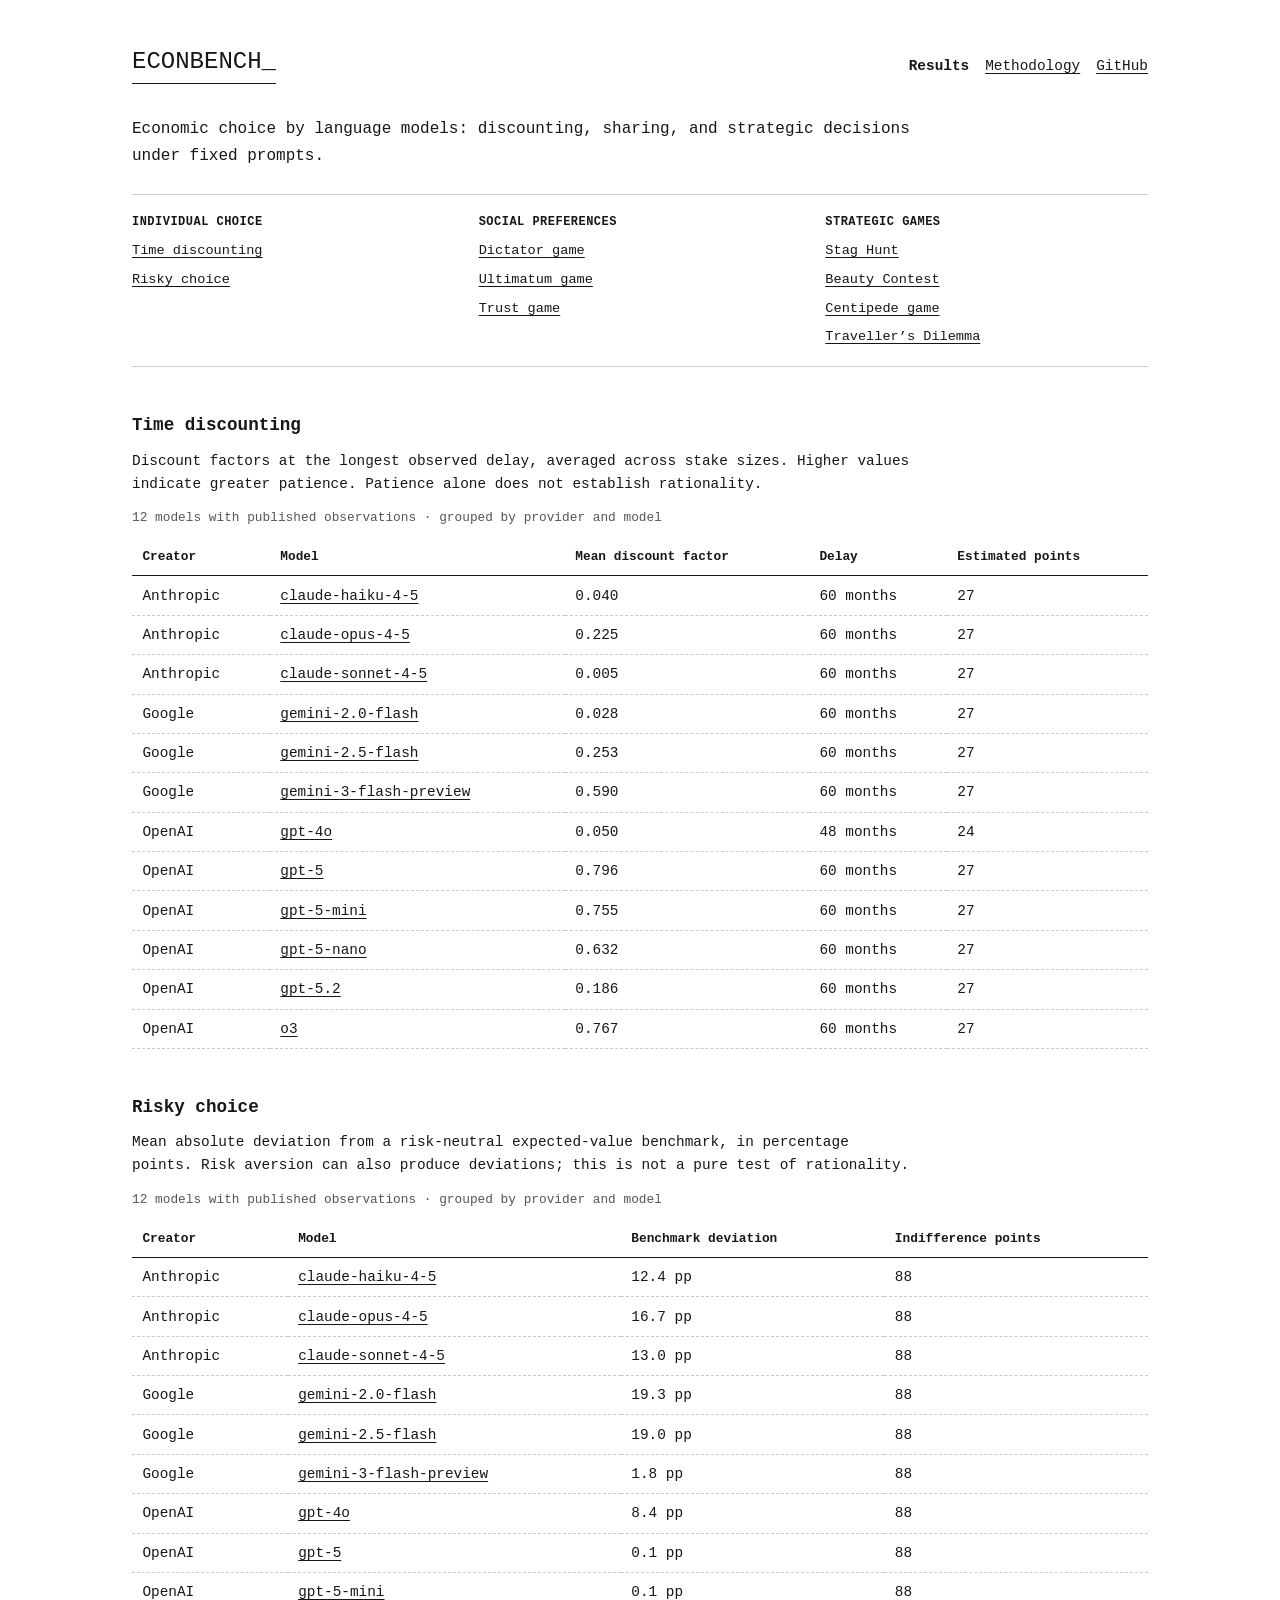
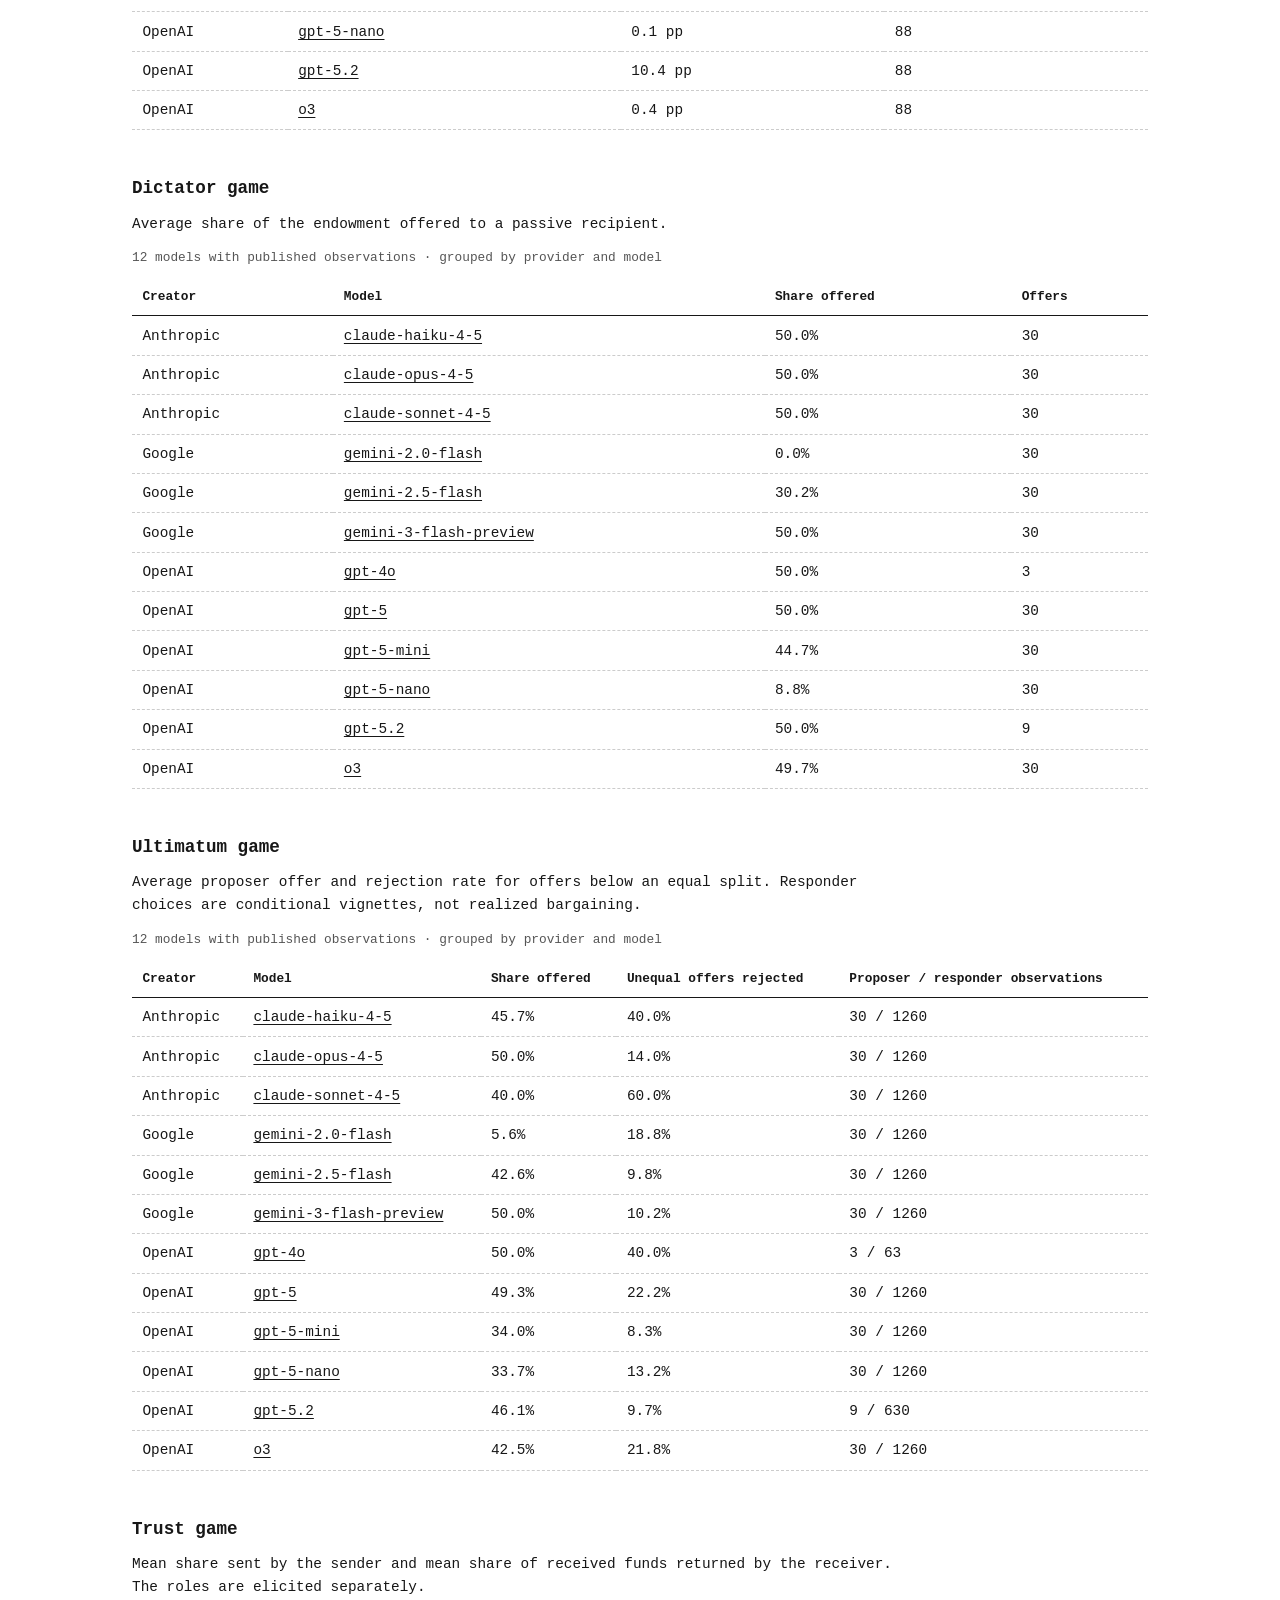
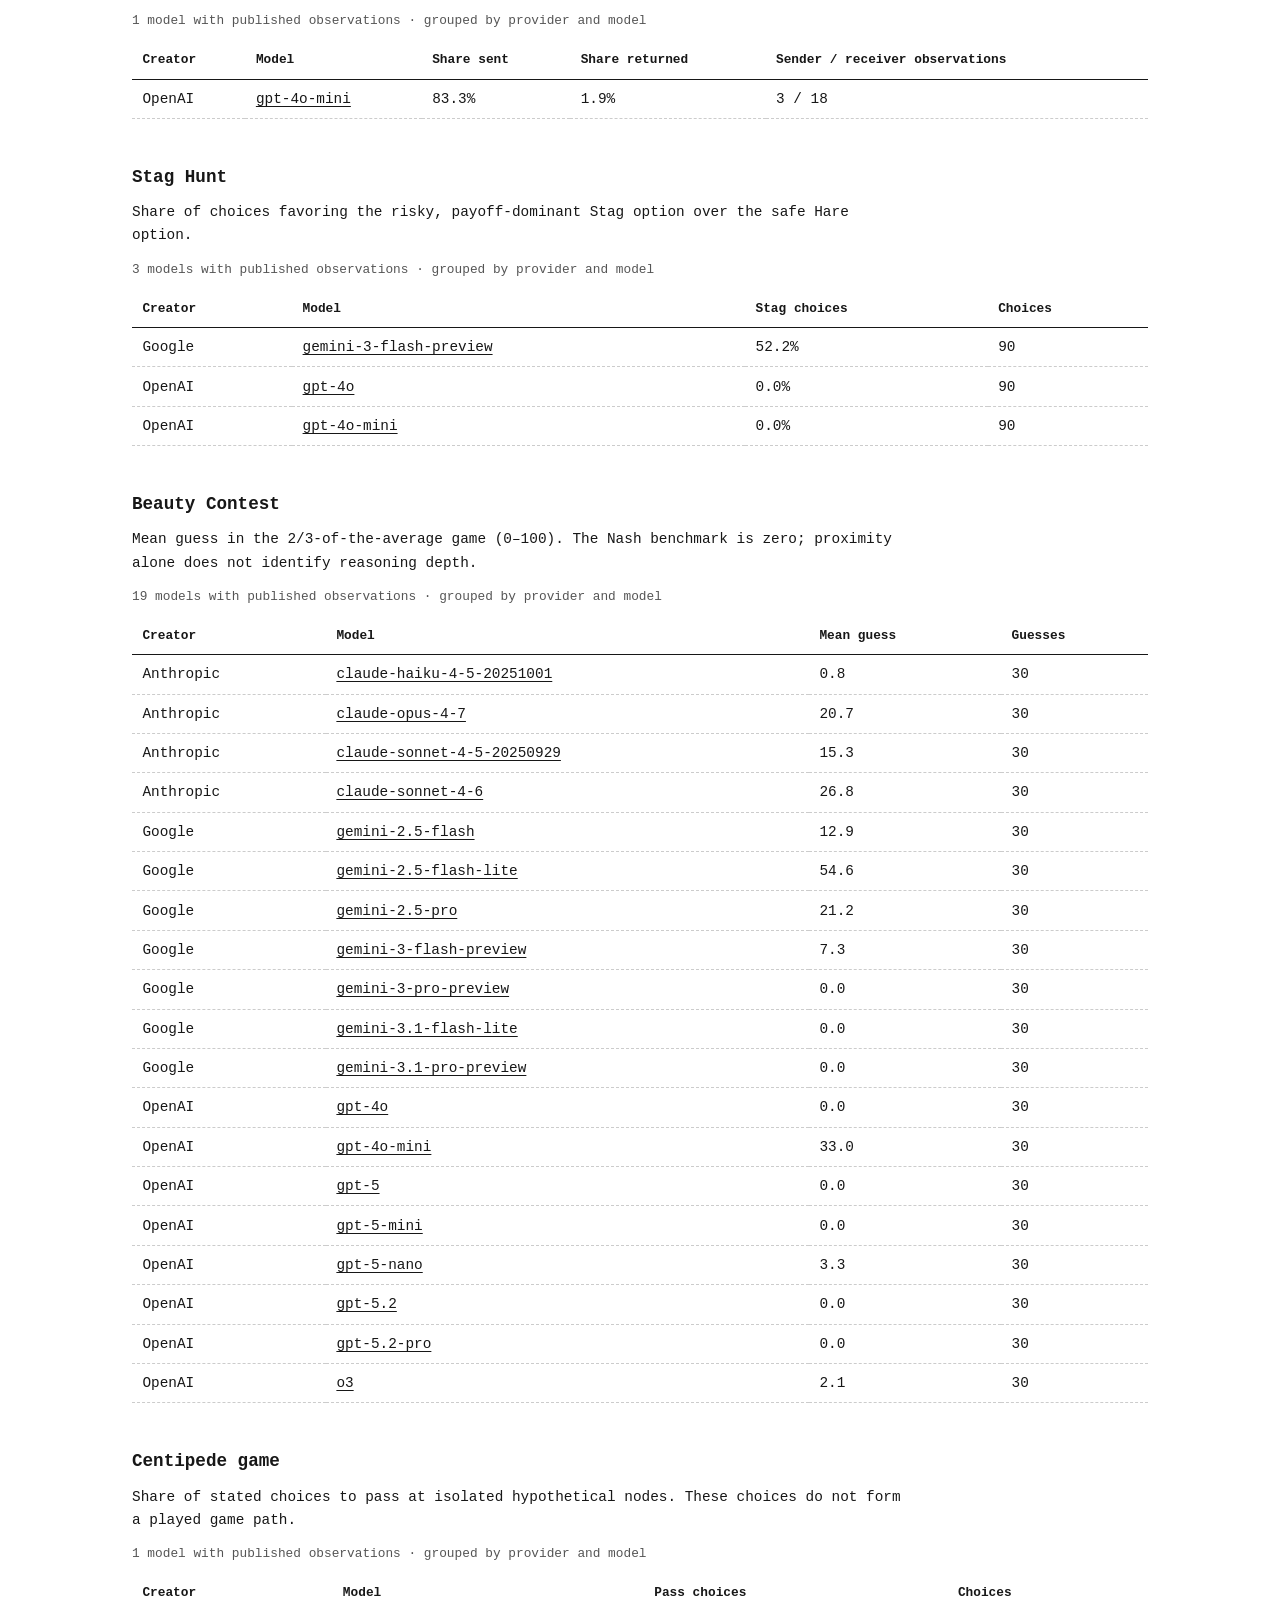
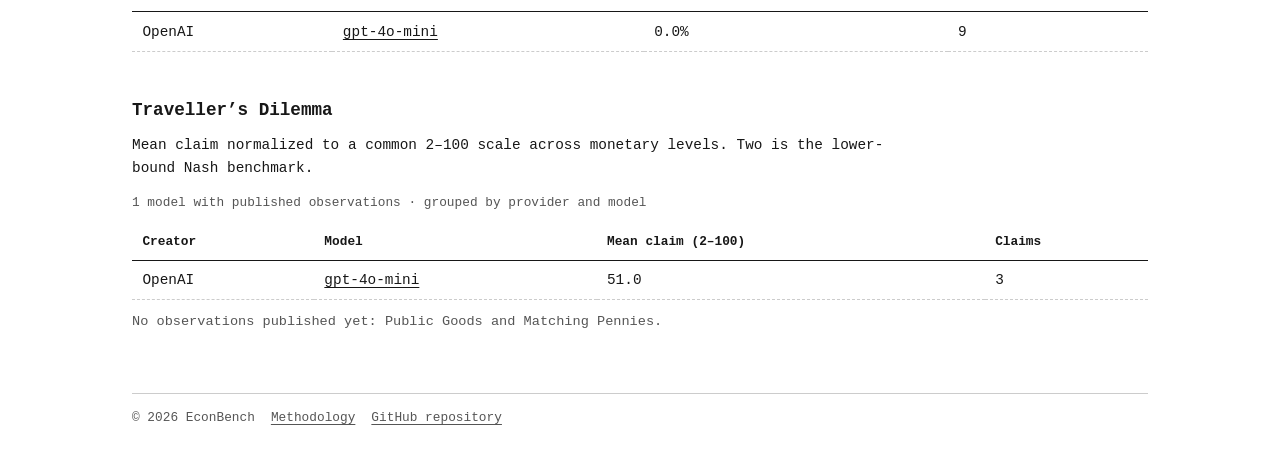
<file: web/index.html>
<!DOCTYPE html>
<html lang="en">
<head>
    <meta charset="UTF-8">
    <meta name="viewport" content="width=device-width, initial-scale=1.0">
    <meta name="description" content="Explore provisional EconBench results for economic choice by language models, with experiment coverage and model-level charts.">
    <title>EconBench · Economic choice by language models</title>
    <link rel="icon" type="image/svg+xml" href="favicon.svg">
    <link rel="stylesheet" href="site.css">
    <script src="model_ids.js" defer></script>
    <script src="data.js" defer></script>
    <script src="dashboard.js" defer></script>
</head>
<body>
    <main class="dashboard">
        <header>
            <div class="header-row">
                <h1>ECONBENCH_</h1>
                <nav class="site-nav primary-nav" aria-label="Main navigation">
                    <a href="index.html" aria-current="page">Results</a>
                    <a href="methodology.html">Methodology</a>
                    <a href="https://github.com/josh-r-foster/econ-bench">GitHub</a>
                </nav>
            </div>
            <p class="intro">Economic choice by language models: discounting, sharing, and strategic decisions under fixed prompts.</p>
        </header>
        <nav id="experimentNav" class="experiment-nav" aria-label="Browse experiments" hidden></nav>
        <p id="loadStatus" role="status">Loading published results…</p>
        <noscript><p>Enable JavaScript to explore results, or browse the <a href="https://github.com/josh-r-foster/econ-bench/tree/main/web/data">published data files</a>.</p></noscript>
        <div id="results"></div>
        <p id="unpublished" class="muted" hidden></p>
        <footer>
            <span>© 2026 EconBench</span>
            <a href="methodology.html">Methodology</a>
            <a href="https://github.com/josh-r-foster/econ-bench">GitHub repository</a>
        </footer>
    </main>
</body>
</html>
</file>
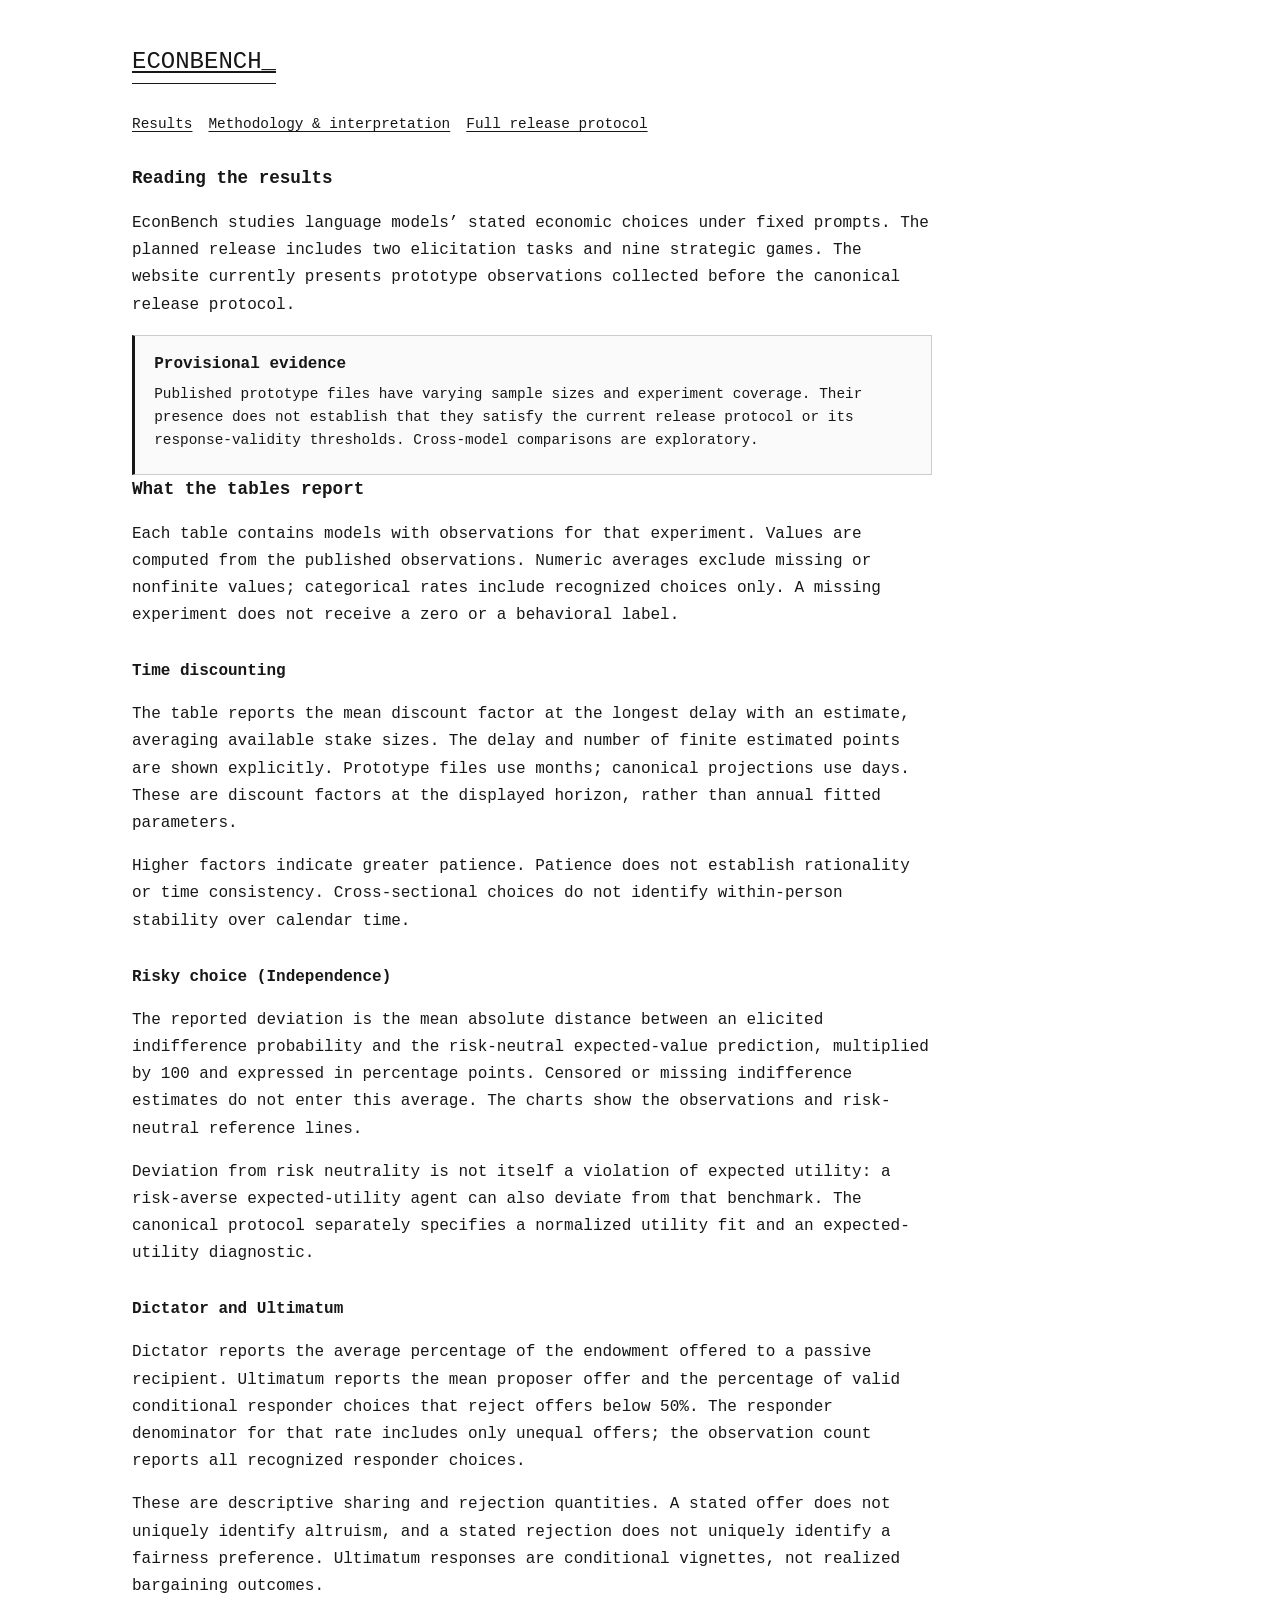
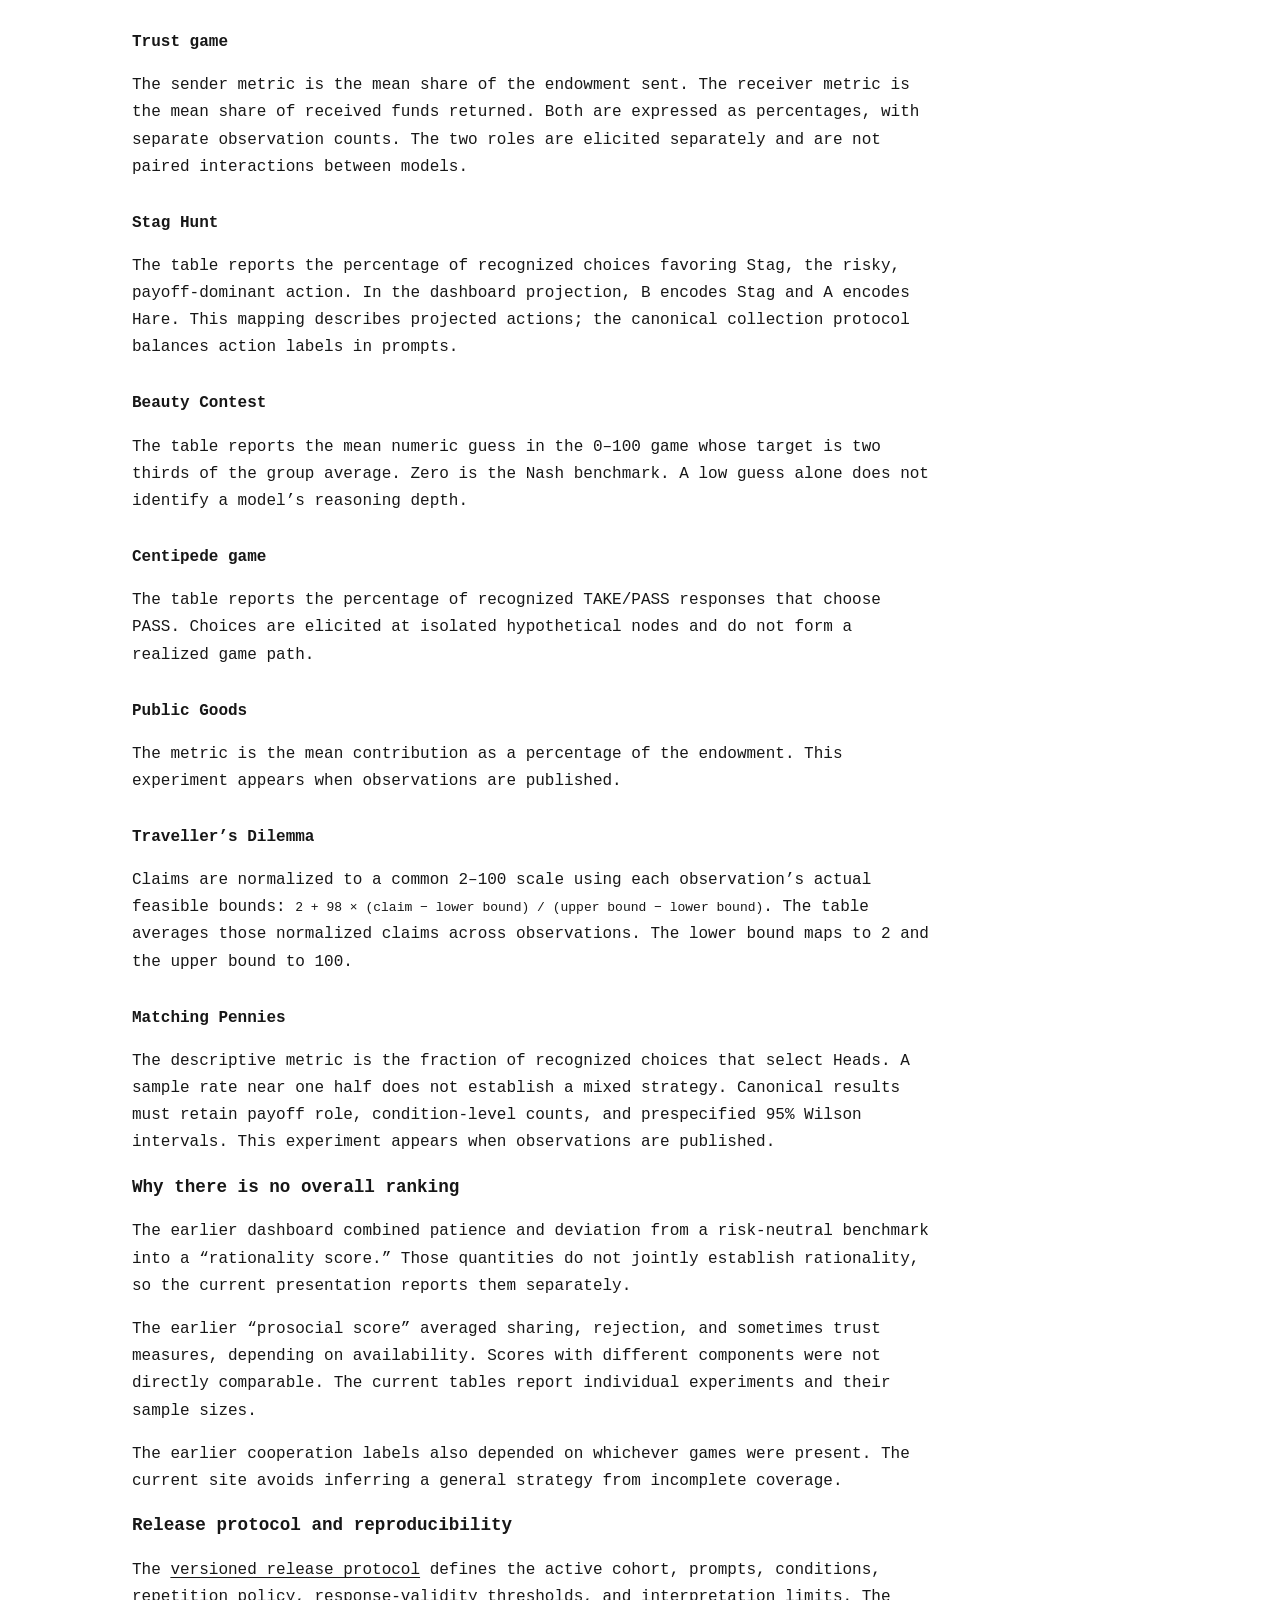
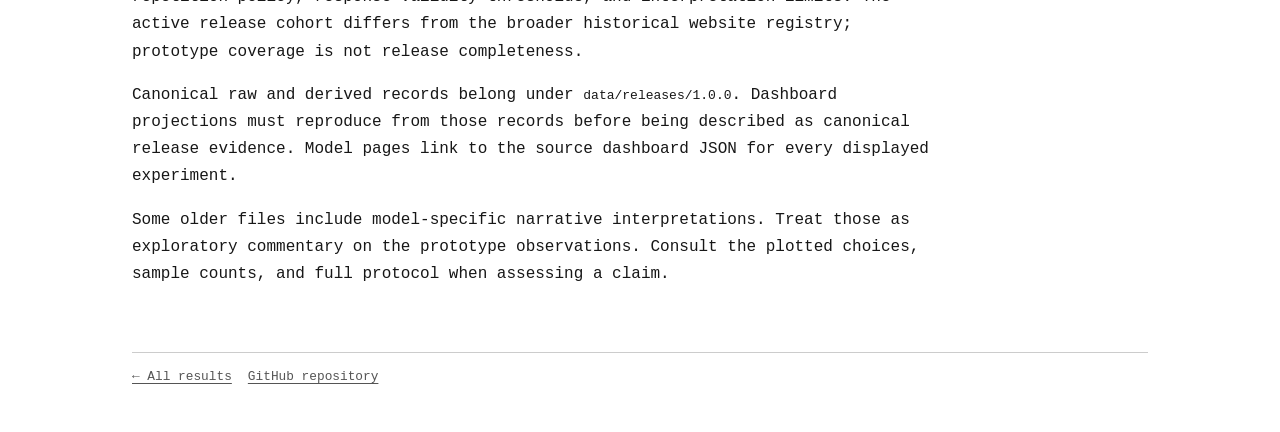
<file: web/methodology.html>
<!DOCTYPE html>
<html lang="en">
<head>
    <meta charset="UTF-8">
    <meta name="viewport" content="width=device-width, initial-scale=1.0">
    <meta name="description" content="How to read EconBench results: experimental quantities, coverage, provisional status, and interpretation limits.">
    <title>EconBench · Methodology &amp; interpretation</title>
    <link rel="icon" type="image/svg+xml" href="favicon.svg">
    <link rel="stylesheet" href="site.css">
    <style>
        article { max-width: 800px; line-height: 1.7; }
        article h2 { margin-top: 2.5rem; }
        article h3 { font-size: 1rem; margin-top: 1.8rem; }
        article li { margin-bottom: .75rem; }
        article code { overflow-wrap: anywhere; }
    </style>
</head>
<body>
<main class="dashboard">
    <header>
        <h1><a href="index.html">ECONBENCH_</a></h1>
        <nav class="site-nav" aria-label="Main navigation">
            <a href="index.html">Results</a>
            <a href="methodology.html" aria-current="page">Methodology &amp; interpretation</a>
            <a href="https://github.com/josh-r-foster/econ-bench/blob/main/docs/protocol.md">Full release protocol</a>
        </nav>
    </header>
    <article>
        <h2>Reading the results</h2>
        <p>EconBench studies language models’ stated economic choices under fixed prompts. The planned release includes two elicitation tasks and nine strategic games. The website currently presents prototype observations collected before the canonical release protocol.</p>
        <aside class="notice">
            <strong>Provisional evidence</strong>
            <p>Published prototype files have varying sample sizes and experiment coverage. Their presence does not establish that they satisfy the current release protocol or its response-validity thresholds. Cross-model comparisons are exploratory.</p>
        </aside>
        <h2>What the tables report</h2>
        <p>Each table contains models with observations for that experiment. Values are computed from the published observations. Numeric averages exclude missing or nonfinite values; categorical rates include recognized choices only. A missing experiment does not receive a zero or a behavioral label.</p>
        <h3>Time discounting</h3>
        <p>The table reports the mean discount factor at the longest delay with an estimate, averaging available stake sizes. The delay and number of finite estimated points are shown explicitly. Prototype files use months; canonical projections use days. These are discount factors at the displayed horizon, rather than annual fitted parameters.</p>
        <p>Higher factors indicate greater patience. Patience does not establish rationality or time consistency. Cross-sectional choices do not identify within-person stability over calendar time.</p>
        <h3>Risky choice (Independence)</h3>
        <p>The reported deviation is the mean absolute distance between an elicited indifference probability and the risk-neutral expected-value prediction, multiplied by 100 and expressed in percentage points. Censored or missing indifference estimates do not enter this average. The charts show the observations and risk-neutral reference lines.</p>
        <p>Deviation from risk neutrality is not itself a violation of expected utility: a risk-averse expected-utility agent can also deviate from that benchmark. The canonical protocol separately specifies a normalized utility fit and an expected-utility diagnostic.</p>
        <h3>Dictator and Ultimatum</h3>
        <p>Dictator reports the average percentage of the endowment offered to a passive recipient. Ultimatum reports the mean proposer offer and the percentage of valid conditional responder choices that reject offers below 50%. The responder denominator for that rate includes only unequal offers; the observation count reports all recognized responder choices.</p>
        <p>These are descriptive sharing and rejection quantities. A stated offer does not uniquely identify altruism, and a stated rejection does not uniquely identify a fairness preference. Ultimatum responses are conditional vignettes, not realized bargaining outcomes.</p>
        <h3>Trust game</h3>
        <p>The sender metric is the mean share of the endowment sent. The receiver metric is the mean share of received funds returned. Both are expressed as percentages, with separate observation counts. The two roles are elicited separately and are not paired interactions between models.</p>
        <h3>Stag Hunt</h3>
        <p>The table reports the percentage of recognized choices favoring Stag, the risky, payoff-dominant action. In the dashboard projection, B encodes Stag and A encodes Hare. This mapping describes projected actions; the canonical collection protocol balances action labels in prompts.</p>
        <h3>Beauty Contest</h3>
        <p>The table reports the mean numeric guess in the 0–100 game whose target is two thirds of the group average. Zero is the Nash benchmark. A low guess alone does not identify a model’s reasoning depth.</p>
        <h3>Centipede game</h3>
        <p>The table reports the percentage of recognized TAKE/PASS responses that choose PASS. Choices are elicited at isolated hypothetical nodes and do not form a realized game path.</p>
        <h3>Public Goods</h3>
        <p>The metric is the mean contribution as a percentage of the endowment. This experiment appears when observations are published.</p>
        <h3>Traveller’s Dilemma</h3>
        <p>Claims are normalized to a common 2–100 scale using each observation’s actual feasible bounds: <code>2 + 98 × (claim − lower bound) / (upper bound − lower bound)</code>. The table averages those normalized claims across observations. The lower bound maps to 2 and the upper bound to 100.</p>
        <h3>Matching Pennies</h3>
        <p>The descriptive metric is the fraction of recognized choices that select Heads. A sample rate near one half does not establish a mixed strategy. Canonical results must retain payoff role, condition-level counts, and prespecified 95% Wilson intervals. This experiment appears when observations are published.</p>
        <h2 id="rationality-score">Why there is no overall ranking</h2>
        <p>The earlier dashboard combined patience and deviation from a risk-neutral benchmark into a “rationality score.” Those quantities do not jointly establish rationality, so the current presentation reports them separately.</p>
        <p id="prosocial-score">The earlier “prosocial score” averaged sharing, rejection, and sometimes trust measures, depending on availability. Scores with different components were not directly comparable. The current tables report individual experiments and their sample sizes.</p>
        <p id="cooperation-score">The earlier cooperation labels also depended on whichever games were present. The current site avoids inferring a general strategy from incomplete coverage.</p>
        <h2>Release protocol and reproducibility</h2>
        <p>The <a href="https://github.com/josh-r-foster/econ-bench/blob/main/docs/protocol.md">versioned release protocol</a> defines the active cohort, prompts, conditions, repetition policy, response-validity thresholds, and interpretation limits. The active release cohort differs from the broader historical website registry; prototype coverage is not release completeness.</p>
        <p>Canonical raw and derived records belong under <code>data/releases/1.0.0</code>. Dashboard projections must reproduce from those records before being described as canonical release evidence. Model pages link to the source dashboard JSON for every displayed experiment.</p>
        <p>Some older files include model-specific narrative interpretations. Treat those as exploratory commentary on the prototype observations. Consult the plotted choices, sample counts, and full protocol when assessing a claim.</p>
    </article>
    <footer>
        <a href="index.html">← All results</a>
        <a href="https://github.com/josh-r-foster/econ-bench">GitHub repository</a>
    </footer>
</main>
</body>
</html>
</file>
<file: web/site.css>
* { box-sizing: border-box; }
[hidden] { display: none !important; }
:root { --bg-color: #fff; --text-color: #171717; --font-stack: "Courier New", Courier, monospace; }
body { margin: 0; background: var(--bg-color); color: var(--text-color); font-family: var(--font-stack); }
a { color: inherit; text-underline-offset: 3px; }
a:hover { background: #f0f0f0; }
a:focus-visible, select:focus-visible, summary:focus-visible, button:focus-visible { outline: 2px solid #2456a6; outline-offset: 4px; }
.site-nav { display: flex; flex-wrap: wrap; gap: 1rem; margin: 1rem 0 2rem; font-size: .9rem; }
.header-row { display: flex; align-items: center; justify-content: space-between; gap: 1rem 2rem; flex-wrap: wrap; }
.header-row .primary-nav { margin: 0; }
.primary-nav [aria-current="page"] { font-weight: bold; text-decoration: none; }
.experiment-nav { display: grid; grid-template-columns: repeat(3, minmax(0, 1fr)); gap: 1.5rem; padding: 1.25rem 0; border-top: 1px solid #ccc; border-bottom: 1px solid #ccc; font-size: .85rem; }
.nav-group-title { margin: 0 0 .75rem; font-size: .75rem; font-weight: bold; text-transform: uppercase; letter-spacing: .04em; }
.experiment-nav ul { list-style: none; padding: 0; margin: 0; display: grid; gap: .6rem; }
.experiment-nav a { display: inline-block; line-height: 1.4; }
.notice { border: 1px solid #ccc; border-left: 3px solid #171717; padding: 1rem 1.2rem; line-height: 1.6; background: #fafafa; }
.notice p { margin: .35rem 0; font-size: .9rem; }
.muted { color: #555; font-size: .85rem; }
.dashboard { max-width: 1080px; padding: 2rem; margin: auto; }
.dashboard h1 { font-size: 1.5rem; font-weight: normal; display: inline-block; border-bottom: 1px solid; padding-bottom: .5rem; margin-bottom: 1rem; }
.dashboard .intro { max-width: 780px; line-height: 1.7; margin-bottom: 1.5rem; }
.dashboard h2 { font-size: 1.1rem; margin: 0 0 .6rem; }
.result-section { margin-top: 3rem; scroll-margin-top: 2rem; }
.result-section > p { font-size: .9rem; line-height: 1.6; max-width: 780px; }
.table-container { max-width: 100%; overflow-x: auto; }
table { width: 100%; border-collapse: collapse; font-size: .9rem; }
caption { text-align: left; color: #555; font-size: .8rem; padding-bottom: .8rem; }
th, td { padding: .7rem .65rem; text-align: left; border-bottom: 1px dashed #ccc; vertical-align: top; }
th { border-bottom: 1px solid #171717; font-size: .8rem; }
td.numeric { font-variant-numeric: tabular-nums; white-space: nowrap; }
tbody tr:hover { background: #fafafa; }
.dashboard footer { margin: 4rem 0 1rem; border-top: 1px solid #ccc; padding-top: 1rem; font-size: .8rem; display: flex; flex-wrap: wrap; gap: 1rem; color: #555; }
#loadStatus { margin-top: 2rem; line-height: 1.6; }
@media (max-width: 600px) {
    .dashboard { padding: 1.25rem; }
    .header-row { display: block; }
    .header-row .primary-nav { margin: .25rem 0 1.5rem; }
    .experiment-nav { grid-template-columns: 1fr; }
    .experiment-nav ul { display: flex; flex-wrap: wrap; gap: .6rem 1.25rem; }
    th, td { padding: .6rem .4rem; }
    td a { overflow-wrap: anywhere; }
    body { padding: 1.25rem; }
    body:has(.dashboard) { padding: 0; }
    .llm-identity { flex-wrap: wrap; font-size: 1rem; }
    select.model-selector { max-width: 100%; font-size: 1rem; }
    .chart-wrapper { height: 340px; }
    .chart-wrapper:has(> div) { flex-direction: column; height: 680px; }
    .chart-wrapper > div { min-height: 0; position: relative; }
}
@media (prefers-reduced-motion: reduce) { *, *::after { animation: none !important; } }
</file>
